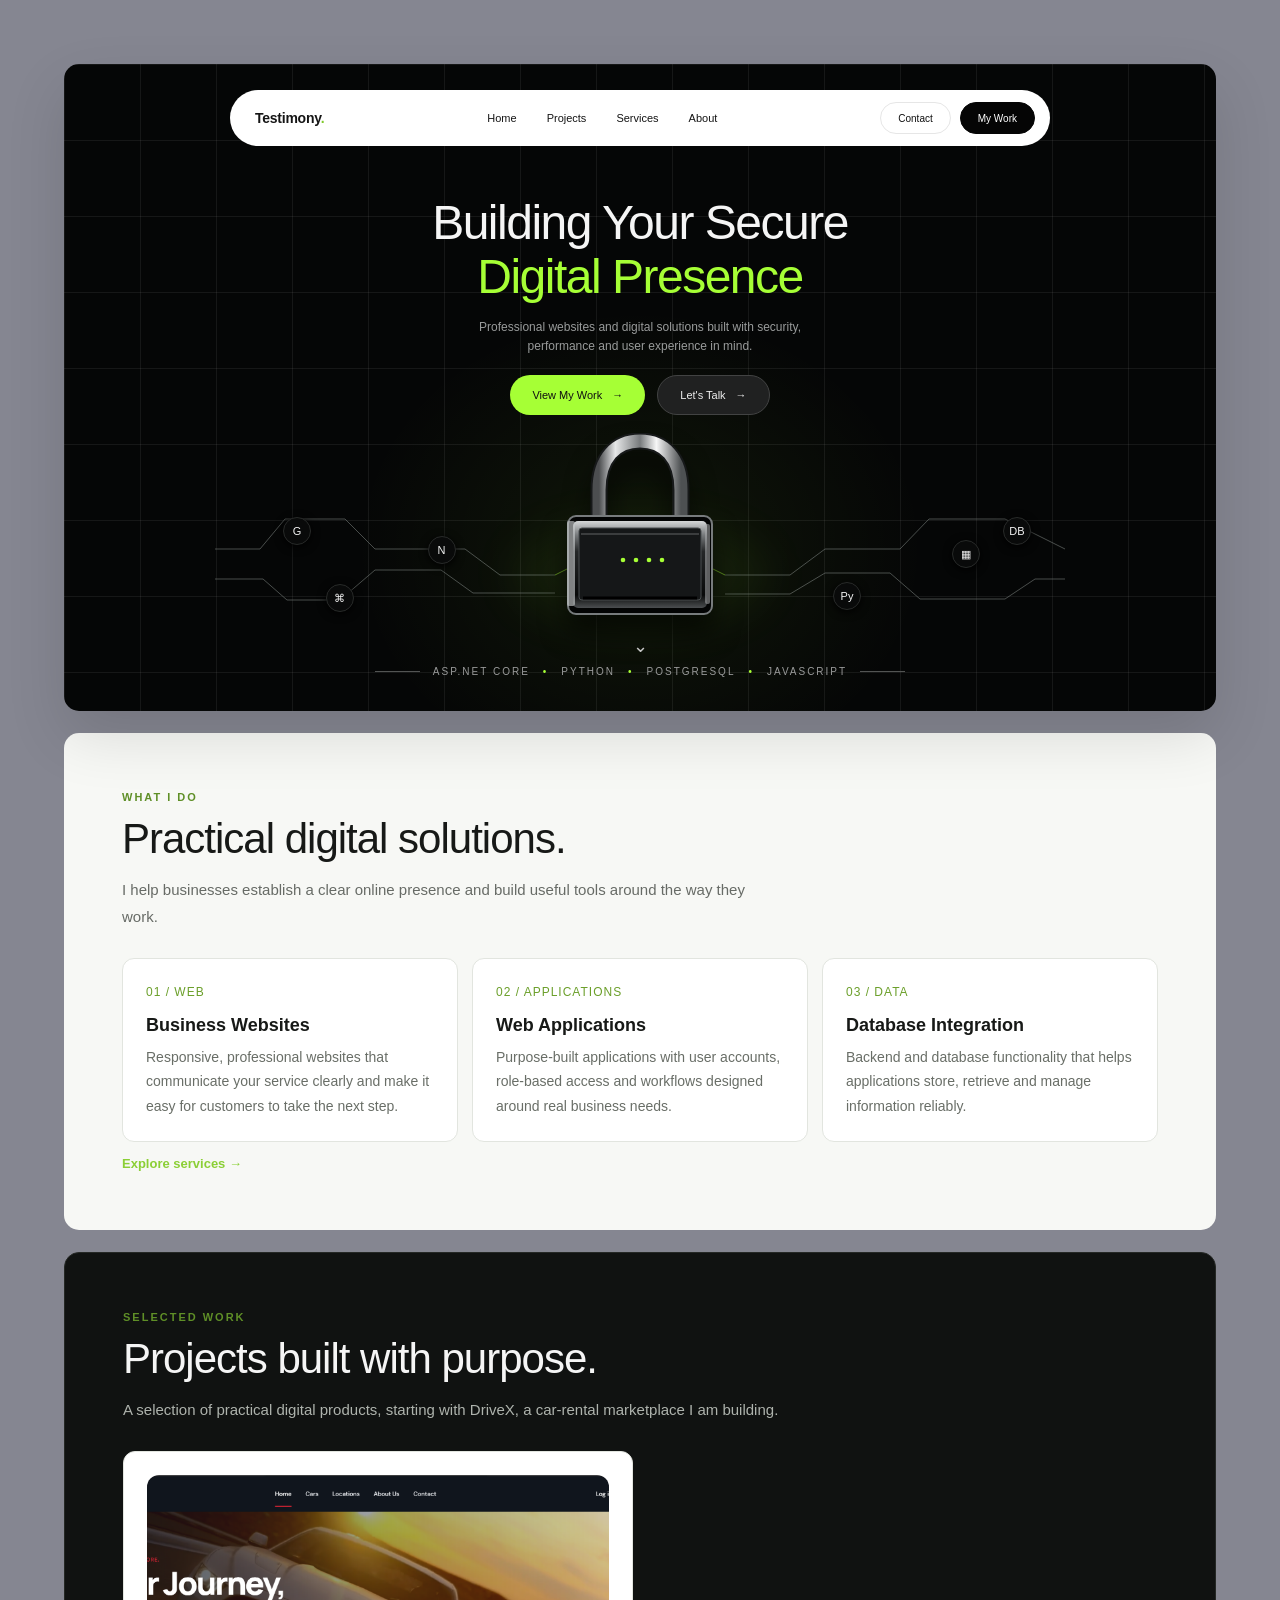
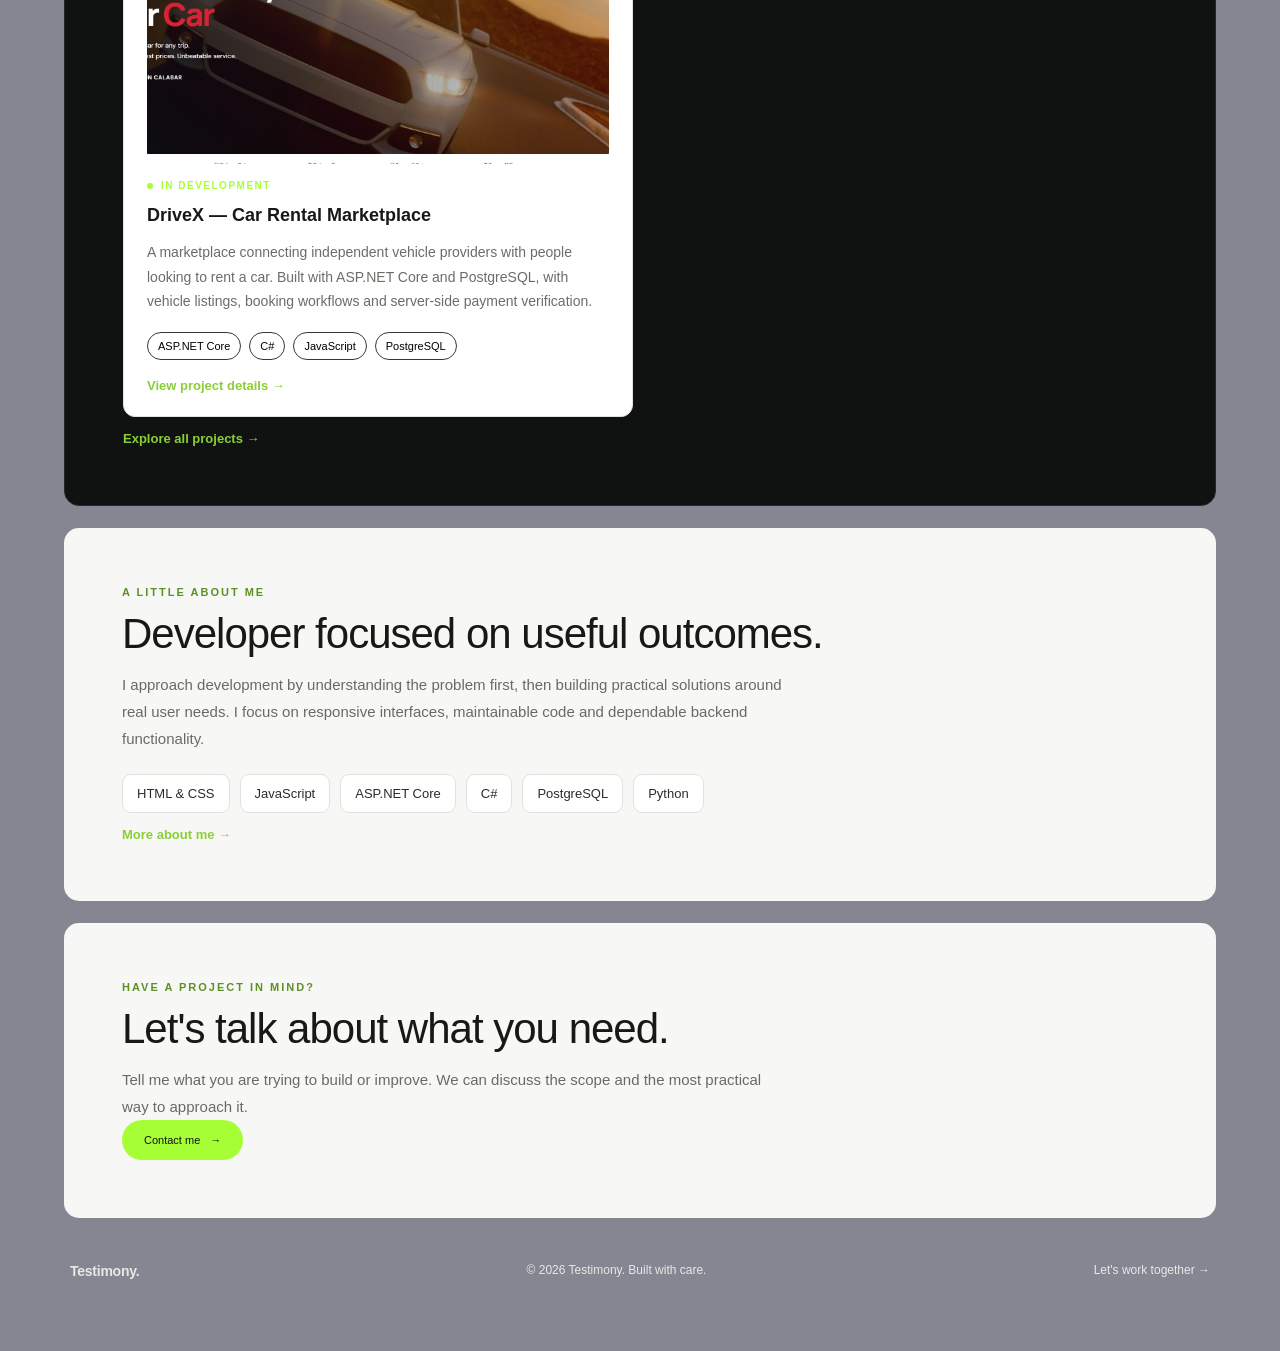
<file: index.html>
<!DOCTYPE html>
<html lang="en">
<head>
  <meta charset="UTF-8">
  <meta name="viewport" content="width=device-width, initial-scale=1.0">
  <meta name="theme-color" content="#050606">
  <meta name="description" content="Testimony Oruru — web developer building responsive websites and database-powered applications with a focus on usability, performance and security.">
  <title>Testimony | Web Developer</title>
  <link rel="stylesheet" href="css/style.css">
  <script src="js/script.js" defer></script>
</head>

<body>
  <main class="hero" id="home">
    <nav class="nav" id="nav" aria-label="Main navigation">
      <a class="brand" href="index.html">Testimony<span>.</span></a>

      <button class="menu" id="menu" type="button"
        aria-label="Toggle navigation"
        aria-expanded="false"
        aria-controls="nav-links">
        <span></span><span></span><span></span>
      </button>

      <div class="links" id="nav-links">
        <a href="index.html" aria-current="page">Home</a>
        <a href="projects.html">Projects</a>
        <a href="services.html">Services</a>
        <a href="about.html">About</a>
      </div>

      <div class="nav-actions">
        <a class="nav-btn" href="contact.html">Contact</a>
        <a class="nav-btn dark" href="projects.html">My Work</a>
      </div>
    </nav>

    <section class="copy" aria-labelledby="headline">
      <h1 id="headline">
        Building Your Secure<br>
        <span>Digital Presence</span>
      </h1>

      <p class="intro">
        Professional websites and digital solutions built with security,
        performance and user experience in mind.
      </p>

      <div class="actions">
        <a class="cta primary" href="#projects">
          View My Work <span aria-hidden="true">→</span>
        </a>
        <a class="cta secondary" href="contact.html">
          Let's Talk <span aria-hidden="true">→</span>
        </a>
      </div>
    </section>

    <div class="visual" aria-label="Abstract network graphic and padlock illustration">
      <svg class="network" viewBox="0 0 850 190" aria-hidden="true">
        <path d="M0 100 L45 100 L70 70 L130 70 L160 100 L250 100 L285 126 L340 126"/>
        <path d="M0 130 L48 130 L72 151 L125 151 L160 121 L226 121 L258 144 L340 144"/>
        <path d="M510 126 L575 126 L610 100 L685 100 L714 70 L790 70 L850 100"/>
        <path d="M510 145 L575 145 L610 124 L675 124 L705 150 L790 150 L820 130 L850 130"/>
        <path class="accent" d="M340 126 L370 111 L425 111 M510 126 L480 111 L450 111"/>
      </svg>

      <span class="node n1" aria-label="Web technologies">G</span>
      <span class="node n2" aria-label="Development">N</span>
      <span class="node n3" aria-label="Code">⌘</span>
      <span class="node n4" aria-label="Python">Py</span>
      <span class="node n5" aria-label="Applications">▦</span>
      <span class="node n6" aria-label="Database">DB</span>

      <div class="glow" aria-hidden="true"></div>

      <svg class="lock" viewBox="0 0 240 200" role="img"
        aria-label="Metallic padlock illustration">
        <defs>
          <linearGradient id="metal" x1="0" y1="0" x2="1" y2="0">
            <stop offset="0" stop-color="#4c4e50"/>
            <stop offset=".2" stop-color="#e6e7e8"/>
            <stop offset=".5" stop-color="#777a7c"/>
            <stop offset=".7" stop-color="#f7f7f7"/>
            <stop offset="1" stop-color="#4d5052"/>
          </linearGradient>

          <linearGradient id="case" x1="0" y1="0" x2="0" y2="1">
            <stop offset="0" stop-color="#d5d7d8"/>
            <stop offset=".16" stop-color="#777a7c"/>
            <stop offset=".35" stop-color="#252728"/>
            <stop offset=".85" stop-color="#080909"/>
            <stop offset="1" stop-color="#4b4e50"/>
          </linearGradient>
        </defs>

        <path d="M79 92 V57 C79 25 96 8 120 8 C144 8 161 25 161 57 V92"
          fill="none" stroke="#17191a" stroke-width="17" stroke-linecap="round"/>

        <path d="M79 92 V57 C79 25 96 8 120 8 C144 8 161 25 161 57 V92"
          fill="none" stroke="url(#metal)" stroke-width="13" stroke-linecap="round"/>

        <rect x="48" y="83" width="144" height="98" rx="8"
          fill="#030404" stroke="#777b7d" stroke-width="2"/>

        <rect x="53" y="88" width="134" height="87" rx="5" fill="url(#case)"/>

        <rect x="59" y="95" width="122" height="72" rx="3"
          fill="#151718" stroke="#4b4f50"/>

        <path d="M61 101 H179" stroke="#aeb1b2" stroke-opacity=".5"/>
        <path d="M63 165 H177" stroke="#000" stroke-width="3"/>

        <g fill="#a6ff35">
          <circle cx="103" cy="127" r="2.3"/>
          <circle cx="116" cy="127" r="2.3"/>
          <circle cx="129" cy="127" r="2.3"/>
          <circle cx="142" cy="127" r="2.3"/>
        </g>

        <rect x="47" y="88" width="8" height="85" rx="2"
          fill="#c3c6c7" opacity=".65"/>
        <rect x="185" y="91" width="5" height="80" rx="2"
          fill="#a9acad" opacity=".55"/>
      </svg>

      <a class="scroll" href="#services" aria-label="Scroll to services">⌄</a>
    </div>

    <div class="stack" aria-label="Technology stack">
      <span>ASP.NET Core</span><b aria-hidden="true">•</b>
      <span>Python</span><b aria-hidden="true">•</b>
      <span>PostgreSQL</span><b aria-hidden="true">•</b>
      <span>JavaScript</span>
    </div>
  </main>

  <div class="page-content">

    <!-- SERVICES -->
    <section class="content-section" id="services">
      <p class="section-kicker">What I do</p>
      <h2>Practical digital solutions.</h2>
      <p class="section-lead">
        I help businesses establish a clear online presence and build useful
        tools around the way they work.
      </p>

      <div class="content-grid">
        <article class="info-card">
          <span class="card-number">01 / WEB</span>
          <h3>Business Websites</h3>
          <p>
            Responsive, professional websites that communicate your service
            clearly and make it easy for customers to take the next step.
          </p>
        </article>

        <article class="info-card">
          <span class="card-number">02 / APPLICATIONS</span>
          <h3>Web Applications</h3>
          <p>
            Purpose-built applications with user accounts, role-based access
            and workflows designed around real business needs.
          </p>
        </article>

        <article class="info-card">
          <span class="card-number">03 / DATA</span>
          <h3>Database Integration</h3>
          <p>
            Backend and database functionality that helps applications
            store, retrieve and manage information reliably.
          </p>
        </article>
      </div>

      <a class="text-link" href="services.html">Explore services →</a>
    </section>

    <!-- SELECTED PROJECTS -->
    <section class="content-section dark-panel" id="projects">
      <p class="section-kicker">Selected work</p>
      <h2>Projects built with purpose.</h2>
      <p class="section-lead">
        A selection of practical digital products, starting with DriveX,
        a car-rental marketplace I am building.
      </p>

      <div class="content-grid project-grid">

        <article class="info-card project-item">
          <a class="project-image-link" href="projects.html"
            aria-label="View DriveX project details">
            <img
              class="project-image"
              src="/drivex-home.png"
              alt="Screenshot of the DriveX car-rental marketplace"
              loading="lazy"
            >
          </a>

          <span class="project-status">IN DEVELOPMENT</span>

          <h3>DriveX — Car Rental Marketplace</h3>

          <p>
            A marketplace connecting independent vehicle providers with
            people looking to rent a car. Built with ASP.NET Core and
            PostgreSQL, with vehicle listings, booking workflows and
            server-side payment verification.
          </p>

          <div class="tag-list">
            <span>ASP.NET Core</span>
            <span>C#</span>
            <span>JavaScript</span>
            <span>PostgreSQL</span>
          </div>

          <a class="text-link" href="projects.html">
            View project details →
          </a>
        </article>

        <!--
          Add another project-item article here when you have another
          genuine project to showcase. Use its own screenshot, description
          and technology tags.
        -->

      </div>

      <a class="text-link" href="projects.html">Explore all projects →</a>
    </section>

    <!-- ABOUT -->
    <section class="content-section" id="about">
      <p class="section-kicker">A little about me</p>
      <h2>Developer focused on useful outcomes.</h2>
      <p class="section-lead">
        I approach development by understanding the problem first, then
        building practical solutions around real user needs. I focus on
        responsive interfaces, maintainable code and dependable backend
        functionality.
      </p>

      <div class="skill-list">
        <span>HTML &amp; CSS</span>
        <span>JavaScript</span>
        <span>ASP.NET Core</span>
        <span>C#</span>
        <span>PostgreSQL</span>
        <span>Python</span>
      </div>

      <a class="text-link" href="about.html">More about me →</a>
    </section>

    <!-- CONTACT CTA -->
    <section class="content-section" id="contact">
      <p class="section-kicker">Have a project in mind?</p>
      <h2>Let's talk about what you need.</h2>
      <p class="section-lead">
        Tell me what you are trying to build or improve. We can discuss
        the scope and the most practical way to approach it.
      </p>

      <a class="cta primary contact-cta" href="contact.html">
        Contact me <span aria-hidden="true">→</span>
      </a>
    </section>

  </div>

  <footer class="site-footer">
    <a class="brand" href="index.html">Testimony<span>.</span></a>
    <span>© <span id="year">2026</span> Testimony. Built with care.</span>
    <a href="contact.html">Let's work together →</a>
  </footer>

  <script>
    const yearElement = document.getElementById("year");

    if (yearElement) {
      yearElement.textContent = new Date().getFullYear();
    }
  </script>
</body>
</html>
</file>
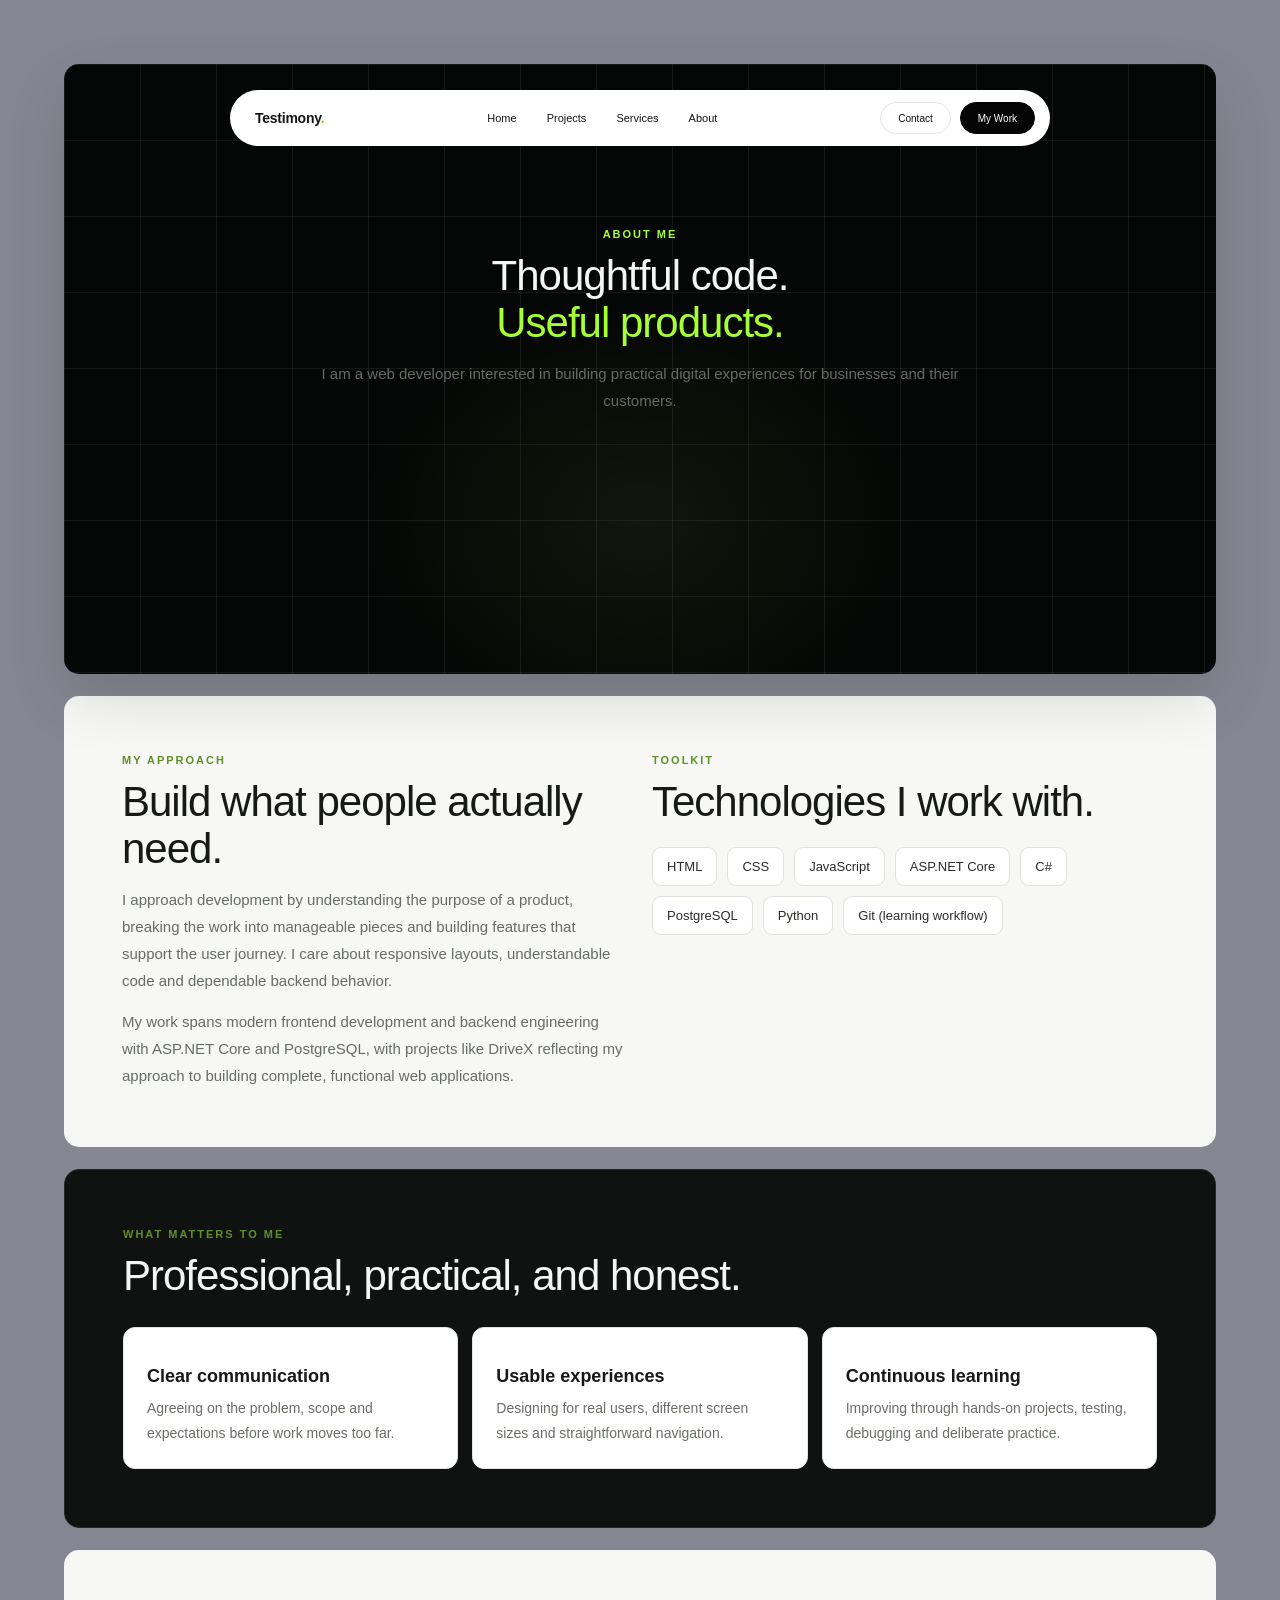
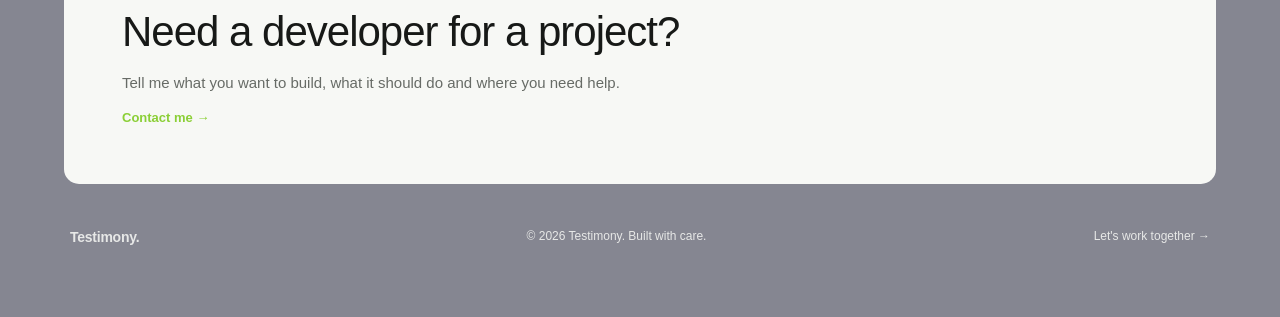
<file: about.html>
<!DOCTYPE html><html lang="en"><head><meta charset="UTF-8"><meta name="viewport" content="width=device-width, initial-scale=1.0"><meta name="theme-color" content="#050606"><meta name="description" content="About Testimony, a web developer building responsive websites and database-powered applications."><title>About | Testimony</title><link rel="stylesheet" href="css/style.css"><script src="js/script.js" defer></script></head><body><main class="hero" id="home"><nav class="nav" id="nav" aria-label="Main navigation">
<a class="brand" href="index.html">Testimony<span>.</span></a>
<button class="menu" id="menu" type="button" aria-label="Toggle navigation" aria-expanded="false" aria-controls="nav-links"><span></span><span></span><span></span></button>
<div class="links" id="nav-links"><a href="index.html">Home</a><a href="projects.html">Projects</a><a href="services.html">Services</a><a href="about.html">About</a></div>
<div class="nav-actions"><a class="nav-btn" href="contact.html">Contact</a><a class="nav-btn dark" href="projects.html">My Work</a></div>
</nav><header class="page-heading"><p class="section-kicker">About me</p><h1>Thoughtful code.<br><span>Useful products.</span></h1><p class="section-lead">I am a web developer interested in building practical digital experiences for businesses and their customers.</p></header></main><div class="page-content"><section class="content-section"><div class="split-layout"><div><p class="section-kicker">My approach</p><h2>Build what people actually need.</h2><p class="section-lead">I approach development by understanding the purpose of a product, breaking the work into manageable pieces and building features that support the user journey. I care about responsive layouts, understandable code and dependable backend behavior.</p><p class="section-lead">My work spans modern frontend development and backend engineering with ASP.NET Core and PostgreSQL, with projects like DriveX reflecting my approach to building complete, functional web applications.</p></div><div><p class="section-kicker">Toolkit</p><h2>Technologies I work with.</h2><div class="skill-list"><span>HTML</span><span>CSS</span><span>JavaScript</span><span>ASP.NET Core</span><span>C#</span><span>PostgreSQL</span><span>Python</span><span>Git (learning workflow)</span></div></div></div></section><section class="content-section dark-panel"><p class="section-kicker">What matters to me</p><h2>Professional, practical, and honest.</h2><div class="content-grid"><article class="info-card"><h3>Clear communication</h3><p>Agreeing on the problem, scope and expectations before work moves too far.</p></article><article class="info-card"><h3>Usable experiences</h3><p>Designing for real users, different screen sizes and straightforward navigation.</p></article><article class="info-card"><h3>Continuous learning</h3><p>Improving through hands-on projects, testing, debugging and deliberate practice.</p></article></div></section><section class="content-section"><h2>Need a developer for a project?</h2><p class="section-lead">Tell me what you want to build, what it should do and where you need help.</p><a class="text-link" href="contact.html">Contact me →</a></section></div><footer class="site-footer"><a class="brand" href="index.html">Testimony<span>.</span></a><span>© <span id="year">2026</span> Testimony. Built with care.</span><a href="contact.html">Let's work together →</a></footer>
<script>document.getElementById("year").textContent = new Date().getFullYear();
const form=document.getElementById("contact-form"); if(form) form.addEventListener("submit",function(e){{e.preventDefault(); const data=new FormData(form); const to="YOUR_EMAIL@example.com"; const subject=encodeURIComponent(data.get("subject")); const body=encodeURIComponent("Name: "+data.get("name")+"\nEmail: "+data.get("email")+"\n\n"+data.get("message")); if(to==="YOUR_EMAIL@example.com"){{alert("Please replace YOUR_EMAIL@example.com in contact.html with your real email address first.");return;}} window.location.href="mailto:"+to+"?subject="+subject+"&body="+body;}});</script></body></html>
</file>
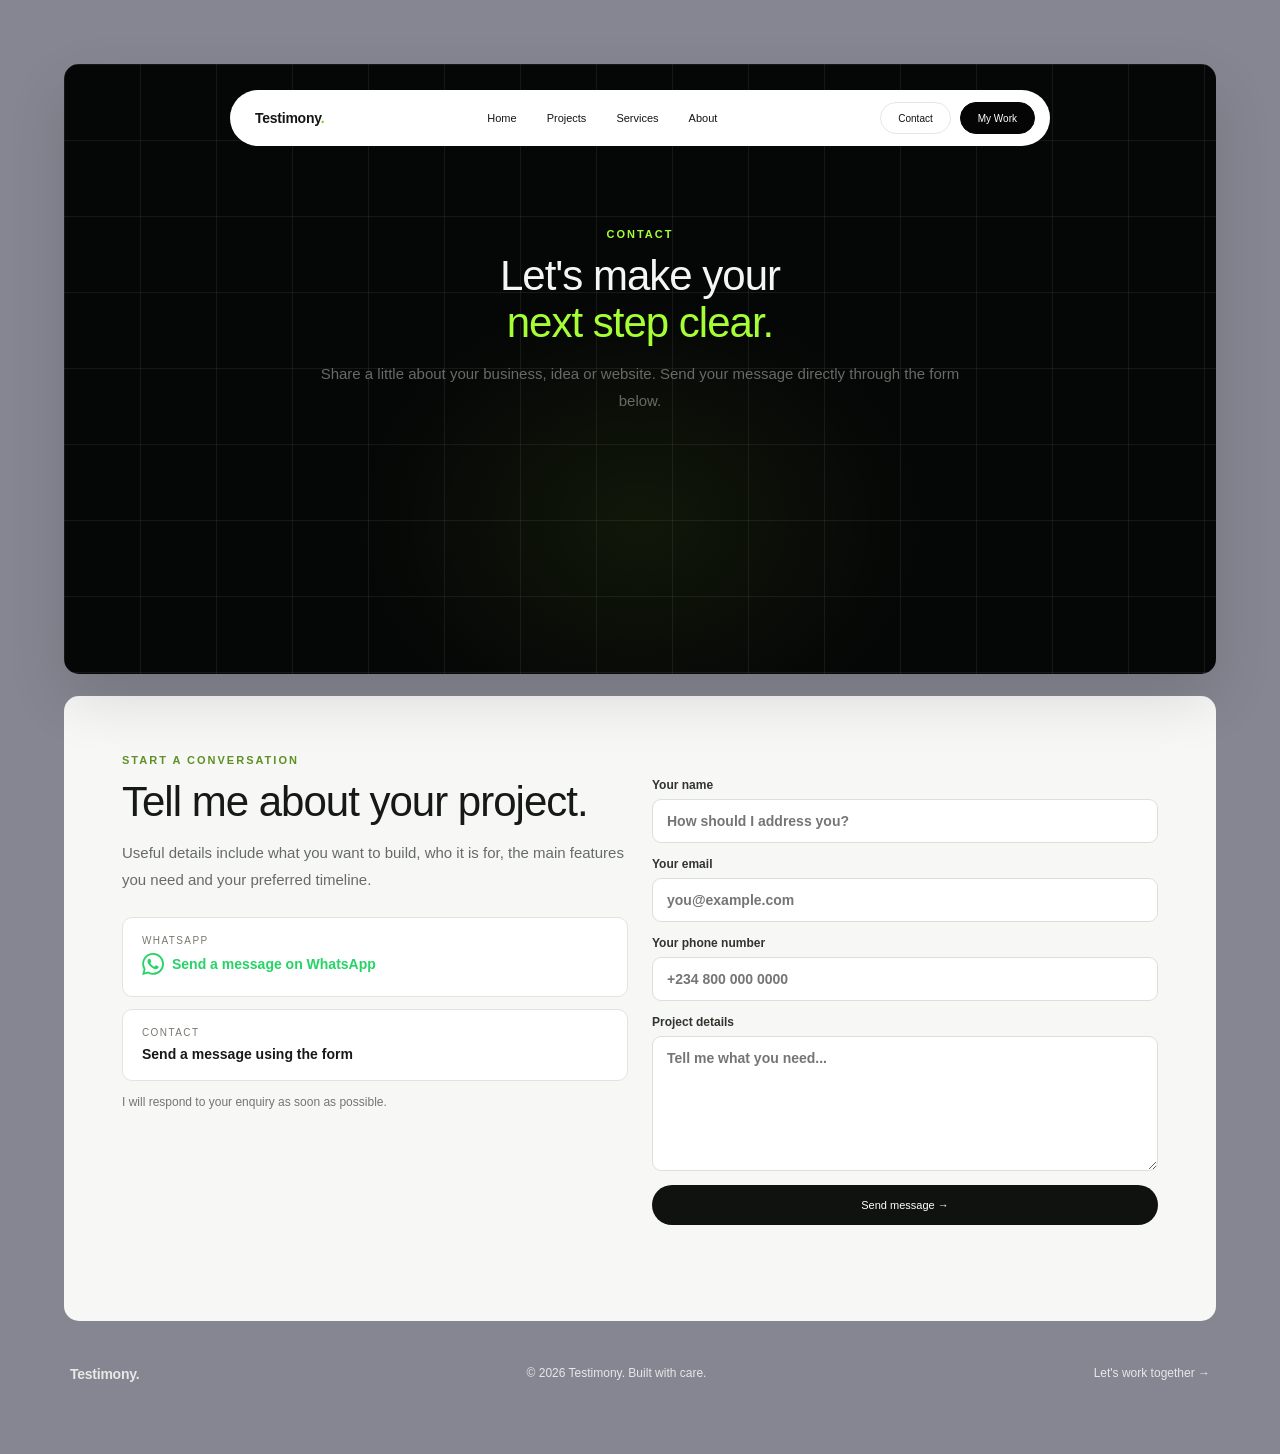
<file: contact.html>
<!DOCTYPE html>
<html lang="en">
<head>
  <meta charset="UTF-8">
  <meta name="viewport" content="width=device-width, initial-scale=1.0">
  <meta name="theme-color" content="#050606">
  <meta name="description" content="Contact Testimony about a business website or web application project.">
  <title>Contact | Testimony</title>
  <link rel="stylesheet" href="css/style.css">
  <script src="js/script.js" defer></script>
</head>
<body>
  <main class="hero" id="home">
    <nav class="nav" id="nav" aria-label="Main navigation">
      <a class="brand" href="index.html">Testimony<span>.</span></a>

      <button class="menu" id="menu" type="button"
        aria-label="Toggle navigation" aria-expanded="false"
        aria-controls="nav-links">
        <span></span><span></span><span></span>
      </button>

      <div class="links" id="nav-links">
        <a href="index.html">Home</a>
        <a href="projects.html">Projects</a>
        <a href="services.html">Services</a>
        <a href="about.html">About</a>
      </div>

      <div class="nav-actions">
        <a class="nav-btn" href="contact.html" aria-current="page">Contact</a>
        <a class="nav-btn dark" href="projects.html">My Work</a>
      </div>
    </nav>

    <header class="page-heading">
      <p class="section-kicker">Contact</p>
      <h1>Let's make your<br><span>next step clear.</span></h1>
      <p class="section-lead">
        Share a little about your business, idea or website.
        Send your message directly through the form below.
      </p>
    </header>
  </main>

  <div class="page-content">
    <section class="content-section">
      <div class="split-layout">
        <div>
          <p class="section-kicker">Start a conversation</p>
          <h2>Tell me about your project.</h2>
          <p class="section-lead">
            Useful details include what you want to build, who it is for,
            the main features you need and your preferred timeline.
          </p>

          <div class="contact-details">
        <div class="contact-item">
        <small>WhatsApp</small>
        <strong>
            <a
            href="https://wa.me/2347044284187?text=Hello%20Testimony%2C%20I%20visited%20your%20portfolio%20and%20I%27m%20interested%20in%20your%20web%20development%20services.%20Can%20we%20discuss%20my%20project%3F"
            target="_blank"
            rel="noopener noreferrer"
            style="display: inline-flex; align-items: center; gap: 8px; color: #25D366; text-decoration: none;"
            >
            <svg
                xmlns="http://www.w3.org/2000/svg"
                width="22"
                height="22"
                viewBox="0 0 24 24"
                fill="currentColor"
                aria-hidden="true"
            >
                <path d="M20.52 3.48A11.78 11.78 0 0 0 12.1 0C5.57 0 .25 5.32.25 11.85c0 2.09.55 4.13 1.6 5.94L.15 24l6.37-1.67a11.8 11.8 0 0 0 5.58 1.42h.01c6.53 0 11.85-5.32 11.85-11.85 0-3.17-1.23-6.15-3.44-8.42ZM12.1 21.73h-.01a9.8 9.8 0 0 1-4.99-1.36l-.36-.21-3.78.99 1.01-3.69-.23-.38a9.83 9.83 0 0 1-1.51-5.23c0-5.45 4.43-9.88 9.88-9.88a9.8 9.8 0 0 1 6.99 2.9 9.8 9.8 0 0 1 2.89 6.99c0 5.45-4.43 9.87-9.89 9.87Zm5.42-7.39c-.3-.15-1.77-.87-2.05-.97-.28-.1-.47-.15-.67.15-.2.3-.77.97-.94 1.17-.17.2-.35.22-.65.07-.3-.15-1.26-.46-2.4-1.47-.89-.79-1.49-1.77-1.67-2.07-.17-.3-.02-.46.13-.61.14-.13.3-.35.45-.52.15-.17.2-.3.3-.5.1-.2.05-.37-.03-.52-.07-.15-.67-1.62-.92-2.22-.24-.58-.49-.5-.67-.51h-.57c-.2 0-.52.07-.79.37-.27.3-1.04 1.02-1.04 2.49s1.07 2.89 1.22 3.09c.15.2 2.1 3.2 5.08 4.49.71.31 1.27.5 1.7.64.71.23 1.36.2 1.87.12.57-.08 1.77-.72 2.02-1.42.25-.7.25-1.3.17-1.42-.07-.12-.27-.2-.57-.35Z"/>
            </svg>
            Send a message on WhatsApp
            </a>
        </strong>
        </div>
            <div class="contact-item">
              <small>Contact</small>
              <strong>Send a message using the form</strong>
            </div>
          </div>

          <p class="form-note">
            I will respond to your enquiry as soon as possible.
          </p>
        </div>

        <div>
          <form class="contact-form"
            id="contact-form"
            action="https://formspree.io/f/mgodlvkn"
            method="POST">

            <label for="name">
              Your name
              <input id="name" name="name" type="text"
                autocomplete="name" required
                placeholder="How should I address you?">
            </label>

            <label for="email">
              Your email
              <input id="email" name="email" type="email"
                autocomplete="email" required
                placeholder="you@example.com">
            </label>

            <label for="phone">
  Your phone number
  <input
    id="phone"
    name="phone"
    type="tel"
    autocomplete="tel"
    required
    placeholder="+234 800 000 0000"
  >
</label>

            <label for="message">
              Project details
              <textarea id="message" name="message"
                required placeholder="Tell me what you need..."></textarea>
            </label>

            <button class="cta primary" id="submit-button"
              type="submit"
              style="border:0;background:#101210;color:#fff;cursor:pointer">
              Send message <span aria-hidden="true">→</span>
            </button>
            <p class="form-note" id="form-note" aria-live="polite">
            Please provide your email so I can respond to your enquiry.
            </p>
          </form>
        </div>
      </div>
    </section>
  </div>

  <footer class="site-footer">
    <a class="brand" href="index.html">Testimony<span>.</span></a>
    <span>© <span id="year">2026</span> Testimony. Built with care.</span>
    <a href="contact.html">Let's work together →</a>
  </footer>

 
<script>
  const yearElement = document.getElementById("year");

  if (yearElement) {
    yearElement.textContent = String(new Date().getFullYear());
  }

  const form = document.getElementById("contact-form");
  const submitButton = document.getElementById("submit-button");
  const formNote = document.getElementById("form-note");

  if (form && submitButton && formNote) {
    const originalButtonText = submitButton.textContent;

    function resetContactForm() {
      form.reset();

      submitButton.disabled = false;
      submitButton.textContent = originalButtonText;
      formNote.textContent = "";
    }

    form.addEventListener("submit", function () {
      submitButton.disabled = true;
      submitButton.textContent = "Sending...";
      formNote.textContent =
        "Submitting your message. Please wait...";
    });

    // Reset the form when the user returns from Formspree.
    window.addEventListener("pageshow", function () {
      resetContactForm();
    });
  }
</script>

</body>
</html>
</file>
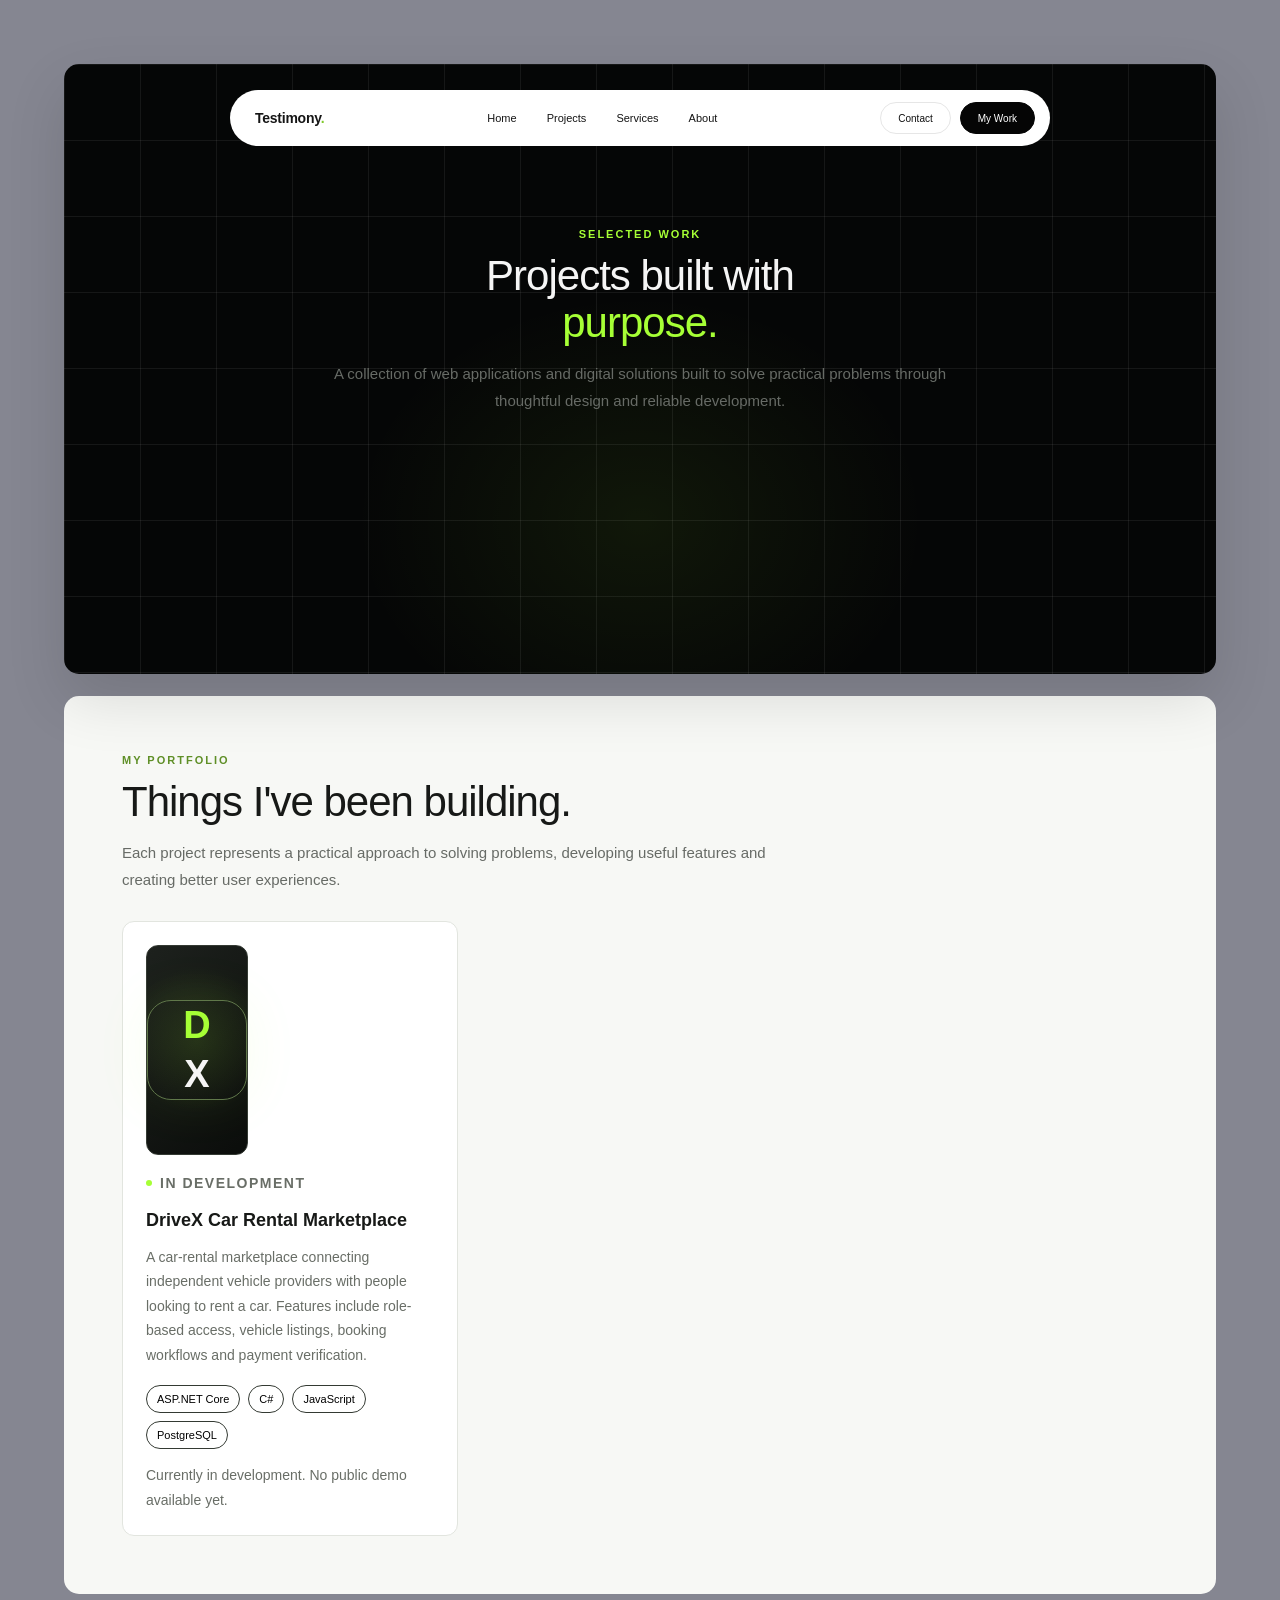
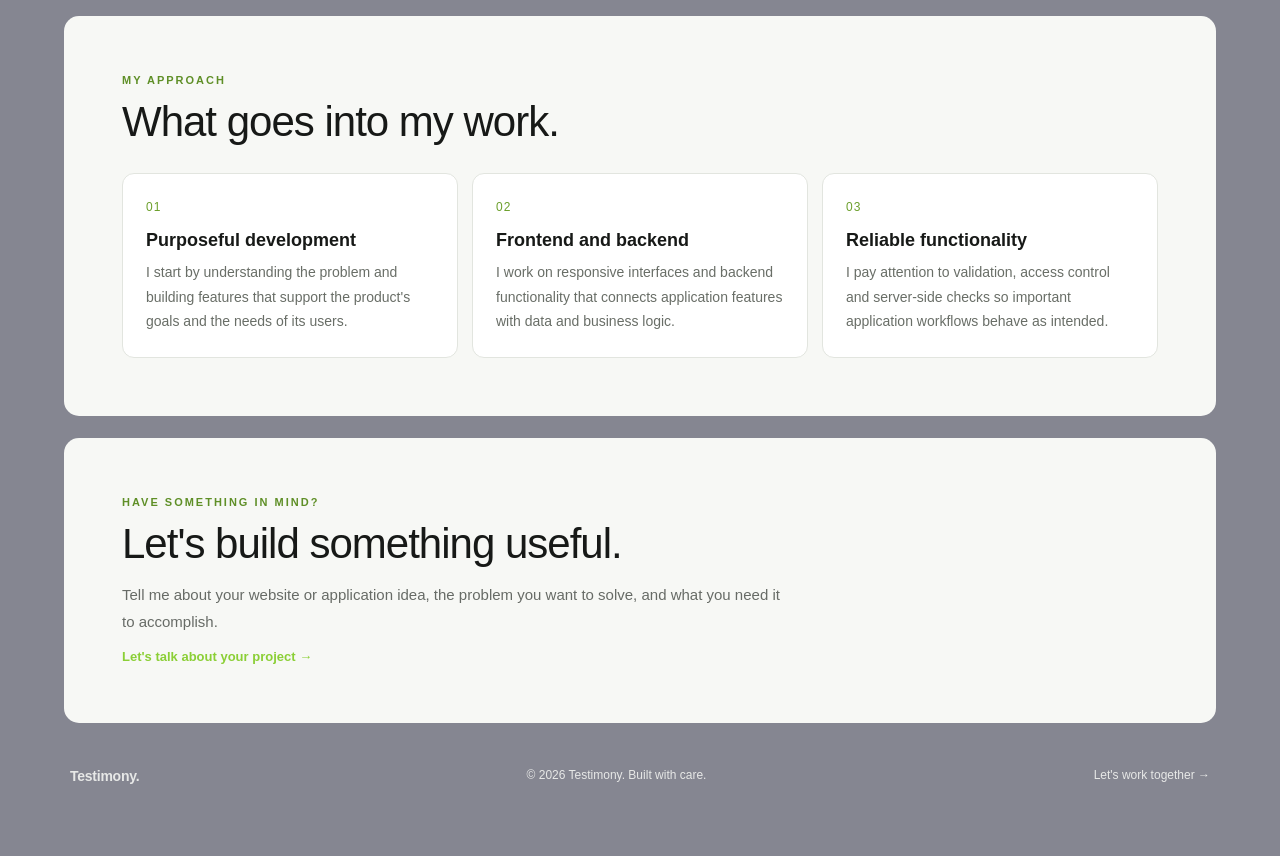
<file: projects.html>
<!DOCTYPE html>
<html lang="en">
<head>
  <meta charset="UTF-8">
  <meta name="viewport" content="width=device-width, initial-scale=1.0">
  <meta name="theme-color" content="#050606">
  <meta name="description" content="Explore web development projects by Testimony, featuring practical applications built with modern frontend and backend technologies.">
  <title>Projects | Testimony</title>
  <link rel="stylesheet" href="css/style.css">
  <script src="js/script.js" defer></script>
</head>

<body>
  <main class="hero" id="home">
    <nav class="nav" id="nav" aria-label="Main navigation">
      <a class="brand" href="index.html">Testimony<span>.</span></a>

      <button class="menu" id="menu" type="button"
        aria-label="Toggle navigation"
        aria-expanded="false"
        aria-controls="nav-links">
        <span></span>
        <span></span>
        <span></span>
      </button>

      <div class="links" id="nav-links">
        <a href="index.html">Home</a>
        <a href="projects.html" aria-current="page">Projects</a>
        <a href="services.html">Services</a>
        <a href="about.html">About</a>
      </div>

      <div class="nav-actions">
        <a class="nav-btn" href="contact.html">Contact</a>
        <a class="nav-btn dark" href="projects.html">My Work</a>
      </div>
    </nav>

    <header class="page-heading">
      <p class="section-kicker">Selected work</p>
      <h1>Projects built with<br><span>purpose.</span></h1>
      <p class="section-lead">
        A collection of web applications and digital solutions built to solve
        practical problems through thoughtful design and reliable development.
      </p>
    </header>
  </main>

  <div class="page-content">

    <!-- PROJECTS GRID -->
    <section class="content-section">
      <p class="section-kicker">My portfolio</p>
      <h2>Things I've been building.</h2>
      <p class="section-lead">
        Each project represents a practical approach to solving problems,
        developing useful features and creating better user experiences.
      </p>

      <div class="content-grid">

        <!-- PROJECT 1: DRIVEX -->
        <article class="info-card project-item">
          <div class="project-visual" aria-hidden="true">
            <div class="monogram">D<span style="color:#f5f5f5">X</span></div>
          </div>

          <p class="project-status">IN DEVELOPMENT</p>
          <h3>DriveX Car Rental Marketplace</h3>
          <p>
            A car-rental marketplace connecting independent vehicle providers
            with people looking to rent a car. Features include role-based
            access, vehicle listings, booking workflows and payment verification.
          </p>

          <div class="tag-list">
            <span>ASP.NET Core</span>
            <span>C#</span>
            <span>JavaScript</span>
            <span>PostgreSQL</span>
          </div>

          <p class="project-note">
            Currently in development. No public demo available yet.
          </p>
        </article>

        <!-- ADD YOUR NEXT REAL PROJECT HERE -->
        <!-- Copy the project-item article structure when you have another project. -->

      </div>
    </section>

    <!-- ENGINEERING APPROACH -->
    <section class="content-section">
      <p class="section-kicker">My approach</p>
      <h2>What goes into my work.</h2>

      <div class="content-grid">
        <article class="info-card">
          <span class="card-number">01</span>
          <h3>Purposeful development</h3>
          <p>
            I start by understanding the problem and building features that
            support the product's goals and the needs of its users.
          </p>
        </article>

        <article class="info-card">
          <span class="card-number">02</span>
          <h3>Frontend and backend</h3>
          <p>
            I work on responsive interfaces and backend functionality that
            connects application features with data and business logic.
          </p>
        </article>

        <article class="info-card">
          <span class="card-number">03</span>
          <h3>Reliable functionality</h3>
          <p>
            I pay attention to validation, access control and server-side
            checks so important application workflows behave as intended.
          </p>
        </article>
      </div>
    </section>

    <!-- CONTACT CTA -->
    <section class="content-section">
      <p class="section-kicker">Have something in mind?</p>
      <h2>Let's build something useful.</h2>
      <p class="section-lead">
        Tell me about your website or application idea, the problem you want
        to solve, and what you need it to accomplish.
      </p>
      <a class="text-link" href="contact.html">Let's talk about your project →</a>
    </section>

  </div>

  <footer class="site-footer">
    <a class="brand" href="index.html">Testimony<span>.</span></a>
    <span>© <span id="year">2026</span> Testimony. Built with care.</span>
    <a href="contact.html">Let's work together →</a>
  </footer>

  <script>
    const yearElement = document.getElementById("year");

    if (yearElement) {
      yearElement.textContent = new Date().getFullYear();
    }
  </script>
</body>
</html>
</file>
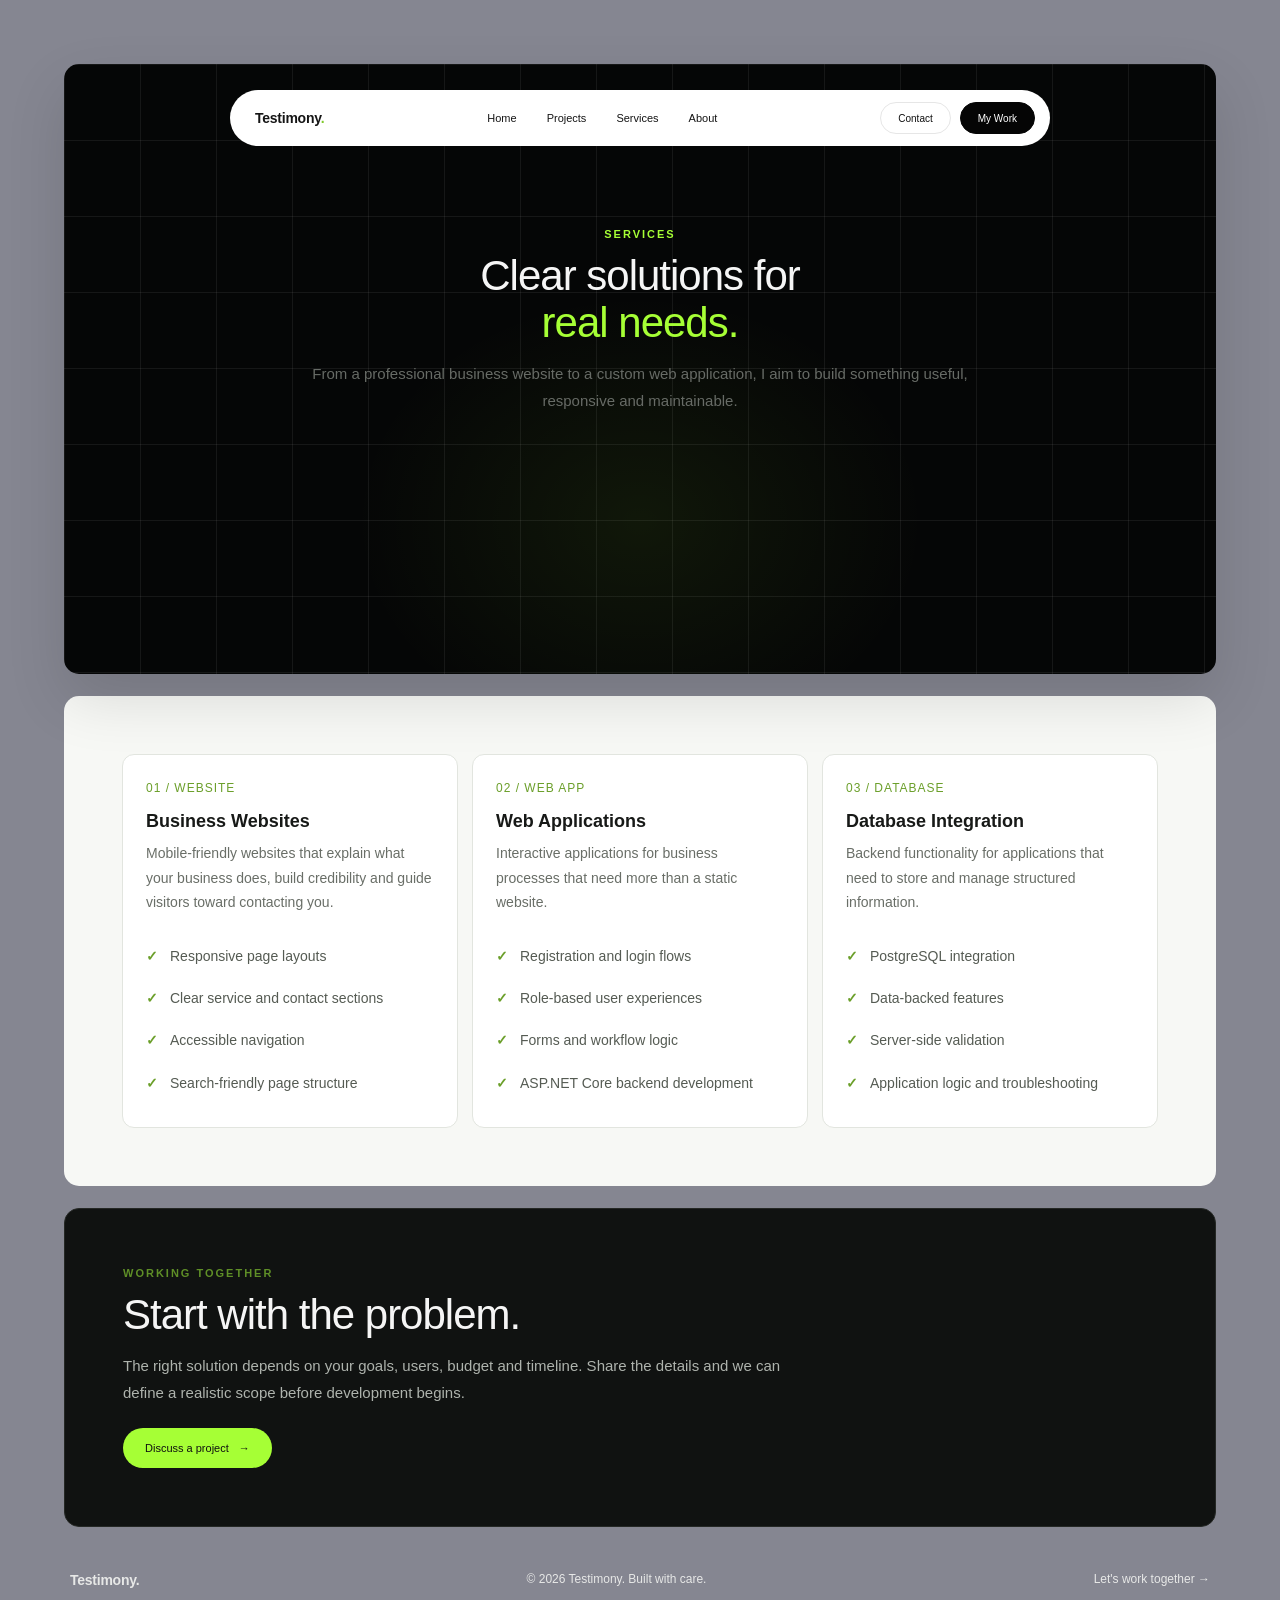
<file: services.html>
<!DOCTYPE html><html lang="en"><head><meta charset="UTF-8"><meta name="viewport" content="width=device-width, initial-scale=1.0"><meta name="theme-color" content="#050606"><meta name="description" content="Web development services including business websites, web applications and database integration."><title>Services | Testimony</title><link rel="stylesheet" href="css/style.css"><script src="js/script.js" defer></script></head><body><main class="hero" id="home"><nav class="nav" id="nav" aria-label="Main navigation">
<a class="brand" href="index.html">Testimony<span>.</span></a>
<button class="menu" id="menu" type="button" aria-label="Toggle navigation" aria-expanded="false" aria-controls="nav-links"><span></span><span></span><span></span></button>
<div class="links" id="nav-links"><a href="index.html">Home</a><a href="projects.html">Projects</a><a href="services.html">Services</a><a href="about.html">About</a></div>
<div class="nav-actions"><a class="nav-btn" href="contact.html">Contact</a><a class="nav-btn dark" href="projects.html">My Work</a></div>
</nav><header class="page-heading"><p class="section-kicker">Services</p><h1>Clear solutions for<br><span>real needs.</span></h1><p class="section-lead">From a professional business website to a custom web application, I aim to build something useful, responsive and maintainable.</p></header></main><div class="page-content"><section class="content-section"><div class="content-grid" style="margin-top:0"><article class="info-card"><span class="card-number">01 / WEBSITE</span><h3>Business Websites</h3><p>Mobile-friendly websites that explain what your business does, build credibility and guide visitors toward contacting you.</p><ul class="check-list"><li>Responsive page layouts</li><li>Clear service and contact sections</li><li>Accessible navigation</li><li>Search-friendly page structure</li></ul></article><article class="info-card"><span class="card-number">02 / WEB APP</span><h3>Web Applications</h3><p>Interactive applications for business processes that need more than a static website.</p><ul class="check-list"><li>Registration and login flows</li><li>Role-based user experiences</li><li>Forms and workflow logic</li><li>ASP.NET Core backend development</li></ul></article><article class="info-card"><span class="card-number">03 / DATABASE</span><h3>Database Integration</h3><p>Backend functionality for applications that need to store and manage structured information.</p><ul class="check-list"><li>PostgreSQL integration</li><li>Data-backed features</li><li>Server-side validation</li><li>Application logic and troubleshooting</li></ul></article></div></section><section class="content-section dark-panel"><p class="section-kicker">Working together</p><h2>Start with the problem.</h2><p class="section-lead">The right solution depends on your goals, users, budget and timeline. Share the details and we can define a realistic scope before development begins.</p><a class="cta primary" style="margin-top:22px;background:var(--green);color:#101210" href="contact.html#contact-form">Discuss a project <span aria-hidden="true">→</span></a></section></div><footer class="site-footer"><a class="brand" href="index.html">Testimony<span>.</span></a><span>© <span id="year">2026</span> Testimony. Built with care.</span> <a href="contact.html">Let's work together →</a></footer>

  <script>
    const yearElement = document.getElementById("year");

    if (yearElement) {
      yearElement.textContent = String(new Date().getFullYear());
    }

    const form = document.getElementById("contact-form");
    const submitButton = document.getElementById("submit-button");
    const formNote = document.getElementById("form-note");

    if (form && submitButton && formNote) {
      form.addEventListener("submit", function (e) {
        e.preventDefault();
        const data = new FormData(form);
        const to = "YOUR_EMAIL@example.com";
        const subject = encodeURIComponent(data.get("subject"));
        const body = encodeURIComponent("Name: " + data.get("name") + "\nEmail: " + data.get("email") + "\n\n" + data.get("message"));
        if (to === "YOUR_EMAIL@example.com") {
          alert("Please replace YOUR_EMAIL@example.com in contact.html with your real email address first.");
          return;
        }
        window.location.href = "mailto:" + to + "?subject=" + subject + "&body=" + body;
      });
    }
  </script>
</body>
</html>
</file>
<file: css/style.css>
/* =========================
   Base styles and variables
   ========================= */
:root {
  --green: #a6ff35;
  --black: #050606;
  --muted: #999b9b;
  --grid: rgba(255, 255, 255, .065);
  --font: Arial, Helvetica, sans-serif;
}

* { box-sizing: border-box; }

html {
  scroll-behavior: smooth;
  scroll-padding-top: 24px;
}

body {
  margin: 0;
  min-height: 100vh;
  padding: clamp(16px, 5vw, 70px);
  display: grid;
  place-items: center;
  background: #858691;
  color: #f5f5f5;
  font-family: var(--font);
}

a { color: inherit; text-decoration: none; }
button, a { -webkit-tap-highlight-color: transparent; }

/* =========================
   Main hero panel and grid
   ========================= */
.hero {
  position: relative;
  isolation: isolate;
  width: min(1200px, 100%);
  min-height: 610px;
  overflow: hidden;
  border-radius: 15px;
  background-color: var(--black);
  background-image:
    linear-gradient(var(--grid) 1px, transparent 1px),
    linear-gradient(90deg, var(--grid) 1px, transparent 1px);
  background-size: 76px 76px;
  box-shadow: 0 25px 60px rgba(0, 0, 0, .12);
}

.hero::before {
  content: "";
  position: absolute;
  inset: 0;
  z-index: -1;
  pointer-events: none;
  background: radial-gradient(
    ellipse at 50% 75%,
    rgba(166, 255, 53, .07),
    transparent 35%
  );
}

/* =========================
   Navigation
   ========================= */
.nav {
  position: relative;
  z-index: 5;
  width: min(820px, calc(100% - 48px));
  min-height: 56px;
  margin: 26px auto 0;
  padding: 0 15px 0 25px;
  display: flex;
  align-items: center;
  justify-content: space-between;
  gap: 20px;
  border-radius: 50px;
  background: #fff;
  color: #151515;
}

.brand {
  font-size: 14px;
  font-weight: 600;
  letter-spacing: -.25px;
  white-space: nowrap;
}

.brand span { color: #80c92b; }

.links {
  display: flex;
  align-items: center;
  gap: clamp(13px, 2.5vw, 30px);
  font-size: 11px;
}

.links a {
  transition: color .2s ease;
}

.links a:hover,
.links a:focus-visible { color: #78bf25; }

.nav-actions { display: flex; align-items: center; gap: 9px; }

.nav-btn {
  min-height: 32px;
  padding: 0 17px;
  display: inline-flex;
  align-items: center;
  justify-content: center;
  border: 1px solid #e6e6e6;
  border-radius: 30px;
  background: #fff;
  color: #111;
  font-size: 10px;
  white-space: nowrap;
}

.nav-btn.dark {
  background: #050505;
  color: #fff;
  border-color: #050505;
}

.menu {
  display: none;
  width: 36px;
  height: 36px;
  padding: 9px 7px;
  flex-direction: column;
  align-items: center;
  justify-content: center;
  gap: 4px;
  border: 0;
  border-radius: 50%;
  background: transparent;
  color: #111;
  cursor: pointer;
}

.menu span {
  display: block;
  width: 20px;
  height: 2px;
  border-radius: 2px;
  background: currentColor;
  transition: transform .2s ease, opacity .2s ease;
}

.nav.open .menu span:first-child { transform: translateY(6px) rotate(45deg); }
.nav.open .menu span:nth-child(2) { opacity: 0; }
.nav.open .menu span:last-child { transform: translateY(-6px) rotate(-45deg); }

/* =========================
   Hero copy and CTA buttons
   ========================= */
.copy {
  position: relative;
  z-index: 3;
  padding: 50px 20px 0;
  text-align: center;
}

h1 {
  margin: 0;
  font-size: clamp(32px, 4vw, 48px);
  line-height: 1.12;
  font-weight: 400;
  letter-spacing: -1.5px;
}

h1 span { color: var(--green); }

.intro {
  max-width: 390px;
  margin: 14px auto 0;
  color: var(--muted);
  font-size: 12px;
  line-height: 1.6;
}

.actions {
  display: flex;
  align-items: center;
  justify-content: center;
  gap: 12px;
  margin-top: 19px;
}

.cta {
  min-height: 40px;
  padding: 0 22px;
  display: inline-flex;
  align-items: center;
  justify-content: center;
  gap: 10px;
  border-radius: 30px;
  font-size: 11px;
  transition: transform .2s ease, background-color .2s ease;
}

.cta:hover { transform: translateY(-2px); }
.cta:focus-visible, .nav a:focus-visible, .scroll:focus-visible {
  outline: 2px solid var(--green);
  outline-offset: 4px;
}

.primary { background: var(--green); color: #111; }
.secondary { background: #202121; border: 1px solid #424343; color: #eee; }

/* =========================
   Network lines and padlock
   ========================= */
.visual {
  position: relative;
  z-index: 2;
  width: min(850px, 94%);
  height: 230px;
  margin: 22px auto 0;
}

.network {
  position: absolute;
  inset: 12px 0 0;
  width: 100%;
  height: 190px;
  overflow: visible;
}

.network path {
  fill: none;
  stroke: rgba(119, 125, 122, .6);
  stroke-width: 1;
}

.network .accent { stroke: rgba(166, 255, 53, .5); }

.node {
  position: absolute;
  z-index: 2;
  width: 28px;
  height: 28px;
  display: grid;
  place-items: center;
  border: 1px solid #282a29;
  border-radius: 50%;
  background: #090a0a;
  color: #f4f4f4;
  font-size: 11px;
  box-shadow: 0 2px 8px #000;
}

.n1 { left: 8%; top: 35%; }
.n2 { left: 25%; top: 43%; }
.n3 { left: 13%; top: 64%; }
.n4 { right: 24%; top: 63%; }
.n5 { right: 10%; top: 45%; }
.n6 { right: 4%; top: 35%; }

.glow {
  position: absolute;
  left: 50%;
  top: 82px;
  width: 260px;
  height: 110px;
  transform: translateX(-50%);
  border-radius: 50%;
  background: rgba(166, 255, 53, .055);
  filter: blur(22px);
}

.lock {
  position: absolute;
  top: -4px;
  left: 50%;
  width: 240px;
  height: 200px;
  transform: translateX(-50%);
  filter: drop-shadow(0 18px 13px rgba(0, 0, 0, .62));
}

.scroll {
  position: absolute;
  z-index: 3;
  bottom: 12px;
  left: 50%;
  transform: translateX(-50%);
  color: #c7c7c7;
  font-size: 18px;
  line-height: 1;
}

/* =========================
   Technology line
   ========================= */
.stack {
  position: relative;
  z-index: 3;
  display: flex;
  align-items: center;
  justify-content: center;
  flex-wrap: wrap;
  gap: 13px;
  margin: -1px 20px 34px;
  color: #9a9b9b;
  font-size: 10px;
  letter-spacing: 2px;
  text-transform: uppercase;
}

.stack b { color: var(--green); font-weight: 400; }

.stack::before,
.stack::after {
  content: "";
  width: 45px;
  height: 1px;
  background: #525453;
}

.section-anchor { height: 0; }

/* =========================
   Tablet
   ========================= */
@media (max-width: 900px) {
  .nav { gap: 14px; padding-left: 20px; }
  .links { gap: 16px; }
  .nav-btn { padding-inline: 13px; }
  .visual { width: 98%; }
}

/* =========================
   Mobile
   ========================= */
@media (max-width: 720px) {
  body { padding: 14px; }

  .hero {
    min-height: 640px;
    border-radius: 12px;
    background-size: 58px 58px;
  }

  .nav {
    width: calc(100% - 24px);
    min-height: 52px;
    margin-top: 12px;
    padding: 0 14px 0 17px;
    gap: 10px;
  }

  .menu { display: flex; margin-left: auto; }

  .links,
  .nav-actions { display: none; }

  .nav.open {
    flex-wrap: wrap;
    border-radius: 24px;
    padding-top: 8px;
    padding-bottom: 10px;
  }

  .nav.open .links {
    display: flex;
    flex: 0 0 100%;
    flex-wrap: wrap;
    justify-content: center;
    gap: 20px;
    padding: 12px 0 5px;
  }

  .copy { padding-top: 52px; }

  h1 {
    font-size: clamp(31px, 7.5vw, 43px);
    letter-spacing: -1.2px;
  }

  .intro { max-width: 330px; font-size: 12px; }

  .visual {
    width: 100%;
    height: 220px;
    margin-top: 28px;
  }

  .network { top: 16px; }
  .lock { top: 5px; width: 210px; }
  .node { transform: scale(.82); }
  .n1 { left: 4%; }
  .n6 { right: 2%; }

  .stack {
    gap: 8px;
    margin: 2px 12px 28px;
    font-size: 8px;
    letter-spacing: 1px;
  }

  .stack::before,
  .stack::after { width: 18px; }
}

/* =========================
   Small phones
   ========================= */
@media (max-width: 390px) {
  body { padding: 8px; }

  .hero { min-height: 610px; }
  .brand { font-size: 13px; }
  .copy { padding: 47px 13px 0; }
  h1 { font-size: 31px; }
  .intro { max-width: 285px; font-size: 11px; }
  .actions { gap: 8px; }
  .cta { min-height: 38px; padding: 0 15px; font-size: 10px; }
  .visual { height: 190px; margin-top: 25px; }
  .lock { width: 185px; }
  .glow { width: 200px; }
  .n2 { left: 21%; }
  .n4 { right: 19%; }
  .stack { gap: 7px; line-height: 1.8; }
  .stack::before, .stack::after { width: 12px; }
}

/* Accessibility: reduce motion when requested by the device. */
@media (prefers-reduced-motion: reduce) {
  html { scroll-behavior: auto; }
  *, *::before, *::after { transition: none !important; }
}


/* =========================
   Portfolio content sections (same original visual system)
   ========================= */
body { display:block; }
.hero { margin:0 auto; }
.page-content { width:min(1200px,100%); margin:22px auto 0; color:#151715; }
.content-section { padding:clamp(26px,5vw,58px); margin-bottom:22px; border-radius:15px; background:#f7f8f5; color:#171917; }
.content-section.dark-panel { color:#f5f5f5; background:#101211; border:1px solid #252825; }
.section-kicker { margin:0 0 12px; color:#5f8f27; font-size:11px; font-weight:700; letter-spacing:2px; text-transform:uppercase; }
.content-section h2,.page-heading h1 { margin:0; font-size:clamp(27px,4vw,42px); line-height:1.12; font-weight:500; letter-spacing:-1px; }
.section-lead { max-width:660px; margin:14px 0 0; color:#676b66; line-height:1.8; font-size:15px; }
.dark-panel .section-lead { color:#aeb3ad; }
.content-grid { display:grid; grid-template-columns:repeat(3,minmax(0,1fr)); gap:14px; margin-top:28px; }
.info-card { padding:23px; border:1px solid #e2e5df; border-radius:12px; background:#fff; }
.info-card .card-number { color:#6b9f2a; font-size:12px; letter-spacing:1px; }
.info-card h3 { margin:15px 0 9px; font-size:18px; color:#171917; font-weight:600; }
.info-card p { margin:0; color:#696e67; font-size:14px; line-height:1.75; }
.project-card { display:grid; grid-template-columns:1.1fr .9fr; gap:28px; align-items:center; margin-top:28px; padding:clamp(20px,4vw,36px); border:1px solid #303530; border-radius:13px; background:#151815; }
.project-status { display:inline-flex; align-items:center; gap:8px; color:var(--green); font-size:10px; font-weight:700; letter-spacing:1.5px; }
.project-status::before { content:""; width:6px; height:6px; border-radius:50%; background:var(--green); }
.project-card h3 { margin:15px 0 10px; font-size:clamp(24px,3vw,34px); font-weight:500; }
.project-card p { color:#b2b7b0; font-size:14px; line-height:1.8; }
.tag-list { display:flex; flex-wrap:wrap; gap:8px; margin-top:20px; }
.tag-list span { padding:7px 10px; border:1px solid #343a33; border-radius:20px; color: black; font-size:11px; }
.project-visual { min-height:210px; display:grid; place-items:center; border:1px solid #343a33; border-radius:12px; background:radial-gradient(circle at 50% 45%,rgba(166,255,53,.12),transparent 58%),linear-gradient(135deg,#1d211d,#0b0d0b); }
.project-visual .monogram { display:grid; place-items:center; width:100px; height:100px; border:1px solid #60784a; border-radius:24px; color:var(--green); font-size:38px; font-weight:700; box-shadow:0 0 55px rgba(166,255,53,.08); }
.text-link { display:inline-flex; gap:9px; align-items:center; margin-top:14px; color:#8bcf36; font-size:13px; font-weight:600; }
.page-heading { padding:clamp(45px,7vw,82px) 24px 55px; text-align:center; }
.page-heading .section-lead { margin-inline:auto; }
.page-heading h1 { color:#f5f5f5; }
.page-heading h1 span { color:var(--green); }
.page-heading .section-kicker { color:var(--green); }
.page-heading .actions { justify-content:center; }
.skill-list { display:flex; flex-wrap:wrap; gap:10px; margin-top:22px; }
.skill-list span { padding:11px 14px; border:1px solid #dfe3db; border-radius:9px; background:#fff; color:#292d27; font-size:13px; }
.split-layout { display:grid; grid-template-columns:1fr 1fr; gap:24px; align-items:start; }
.check-list { padding:0; margin:20px 0 0; list-style:none; }
.check-list li { position:relative; padding:10px 0 10px 24px; color:#555b53; line-height:1.6; font-size:14px; }
.check-list li::before { content:"✓"; position:absolute; left:0; color:#6b9f2a; font-weight:700; }
.contact-details { display:grid; gap:12px; margin-top:24px; }
.contact-item { padding:17px 19px; border:1px solid #e1e5dd; border-radius:10px; background:#fff; }
.contact-item small { display:block; margin-bottom:7px; color:#747a70; font-size:10px; letter-spacing:1.4px; text-transform:uppercase; }
.contact-item strong { overflow-wrap:anywhere; font-size:14px; font-weight:600; }
.contact-form { display:grid; gap:14px; margin-top:24px; }
.contact-form label { display:grid; gap:7px; color:#30352d; font-size:12px; font-weight:600; }
.contact-form input,.contact-form textarea { width:100%; padding:13px 14px; border:1px solid #dce1d7; border-radius:9px; background:#fff; color:#161916; font:inherit; font-size:14px; }
.contact-form textarea { min-height:135px; resize:vertical; }
.contact-form input:focus,.contact-form textarea:focus { outline:2px solid rgba(166,255,53,.7); border-color:#82b83d; }
.form-note { color:#72776f; font-size:12px; line-height:1.6; }
.site-footer { width:min(1200px,100%); margin:0 auto; padding:23px 6px 8px; display:flex; justify-content:space-between; gap:15px; color:#e7e8e7; font-size:12px; }
.site-footer span { color:#e7e8e7; }
.site-footer a { color:#e7e8e7; }
@media(max-width:720px) { .content-grid{grid-template-columns:1fr;} .project-card,.split-layout{grid-template-columns:1fr;} .project-visual{min-height:170px; order:-1;} .content-section{padding:25px 20px;} .page-heading{padding:48px 18px;} .site-footer{flex-direction:column;align-items:center;text-align:center;} }





/* Project grid */
.project-grid {
  grid-template-columns: repeat(2, minmax(0, 1fr));
  align-items: stretch;
}

/* Individual project card */
.project-item {
  min-width: 0;
  display: flex;
  flex-direction: column;
  align-items: flex-start;
  gap: 14px;
}

/* Project screenshot */
.project-image-link {
  display: block;
  width: 100%;
  overflow: hidden;
  border-radius: 12px;
  background: #171918;
  aspect-ratio: 16 / 10;
}

.project-image {
  display: block;
  width: 100%;
  height: 100%;
  object-fit: cover;
  transition: transform 0.3s ease;
}

.project-image-link:hover .project-image {
  transform: scale(1.035);
}

.project-item h3,
.project-item p {
  margin-top: 0;
  margin-bottom: 0;
}

.project-item .tag-list {
  margin-top: auto;
  padding-top: 4px;
}

.project-item .text-link {
  margin-top: 4px;
}

.project-item .project-status {
  margin-top: 2px;
}

/* Mobile layout */
@media (max-width: 700px) {
  .project-grid {
    grid-template-columns: minmax(0, 1fr);
  }
}
</file>
